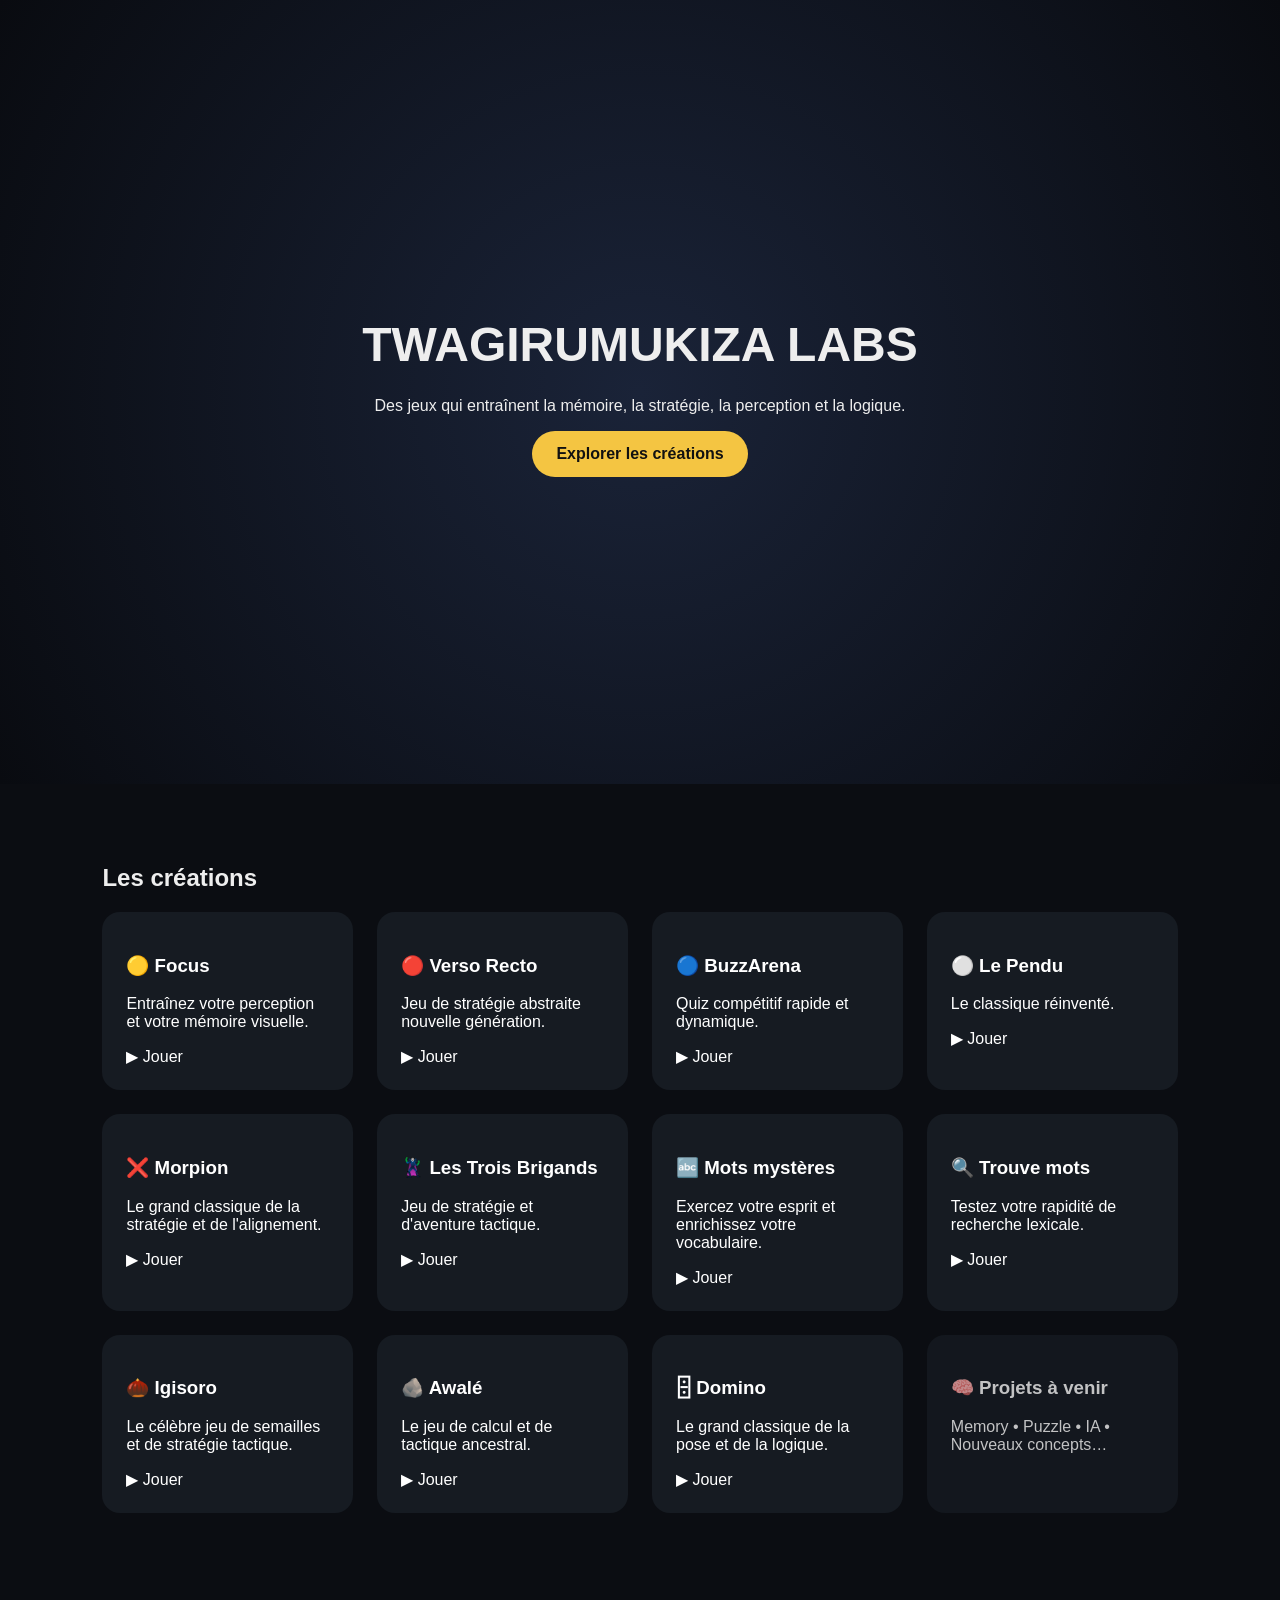
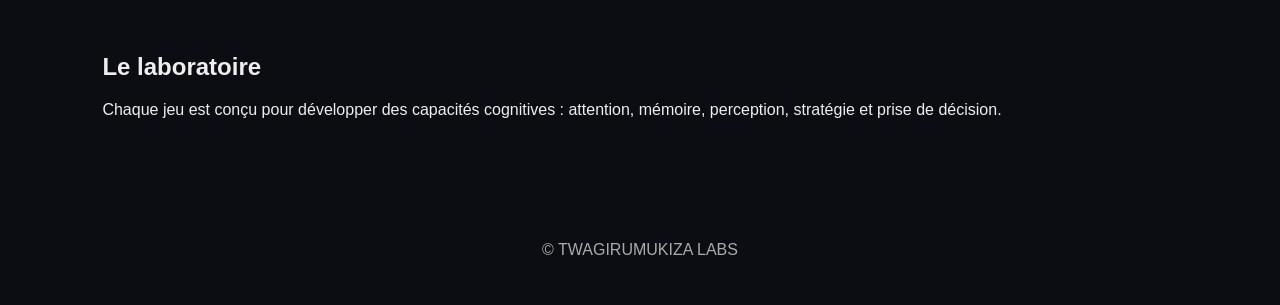
<file: index.htm>
<!DOCTYPE html>
<html lang="fr">
<head>
<meta charset="UTF-8">
<meta name="viewport" content="width=device-width,initial-scale=1">
<title>TWAGIRUMUKIZA LABS</title>
<link rel="stylesheet" href="style.css">
</head>
<body>
<header class="hero">
<h1>TWAGIRUMUKIZA LABS</h1>
<p>Des jeux qui entraînent la mémoire, la stratégie, la perception et la logique.</p>
<a class="btn" href="#games">Explorer les créations</a>
</header>

<section id="games">
<h2>Les créations</h2>

<div class="grid">

<a class="card" href="https://twagirumukiza.github.io/Focus-v6/" target="_blank">
<h3>🟡 Focus</h3>
<p>Entraînez votre perception et votre mémoire visuelle.</p>
<span>▶ Jouer</span>
</a>

<a class="card" href="https://twagirumukiza.github.io/VersoRecto-v54_3/" target="_blank">
<h3>🔴 Verso Recto</h3>
<p>Jeu de stratégie abstraite nouvelle génération.</p>
<span>▶ Jouer</span>
</a>

<a class="card" href="https://twagirumukiza.github.io/buzzarenna-solo-v5CL/" target="_blank">
<h3>🔵 BuzzArena</h3>
<p>Quiz compétitif rapide et dynamique.</p>
<span>▶ Jouer</span>
</a>

<a class="card" href="https://twagirumukiza.github.io/Le-pendu-V_1-fixed/" target="_blank">
<h3>⚪ Le Pendu</h3>
<p>Le classique réinventé.</p>
<span>▶ Jouer</span>
</a>

<a class="card" href="https://twagirumukiza.github.io/Morpion-v14/" target="_blank">
<h3>❌ Morpion</h3>
<p>Le grand classique de la stratégie et de l'alignement.</p>
<span>▶ Jouer</span>
</a>

<a class="card" href="https://twagirumukiza.github.io/Les-trois-brigands/" target="_blank">
<h3>🦹 Les Trois Brigands</h3>
<p>Jeu de stratégie et d'aventure tactique.</p>
<span>▶ Jouer</span>
</a>

<a class="card" href="https://twagirumukiza.github.io/Mot-mystere/" target="_blank">
<h3>🔤 Mots mystères</h3>
<p>Exercez votre esprit et enrichissez votre vocabulaire.</p>
<span>▶ Jouer</span>
</a>

<a class="card" href="https://twagirumukiza.github.io/Trouve-mot-v7/" target="_blank">
<h3>🔍 Trouve mots</h3>
<p>Testez votre rapidité de recherche lexicale.</p>
<span>▶ Jouer</span>
</a>

<a class="card" href="https://twagirumukiza.github.io/Igisoro-v7/" target="_blank">
<h3>🌰 Igisoro</h3>
<p>Le célèbre jeu de semailles et de stratégie tactique.</p>
<span>▶ Jouer</span>
</a>

<a class="card" href="https://twagirumukiza.github.io/Awale-v6/" target="_blank">
<h3>🪨 Awalé</h3>
<p>Le jeu de calcul et de tactique ancestral.</p>
<span>▶ Jouer</span>
</a>

<a class="card" href="https://twagirumukiza.github.io/Domino-v4/" target="_blank">
<h3>🁫 Domino</h3>
<p>Le grand classique de la pose et de la logique.</p>
<span>▶ Jouer</span>
</a>

<div class="card soon">
<h3>🧠 Projets à venir</h3>
<p>Memory • Puzzle • IA • Nouveaux concepts…</p>
</div>

</div>
</section>

<section>
<h2>Le laboratoire</h2>
<p>Chaque jeu est conçu pour développer des capacités cognitives : attention, mémoire,
perception, stratégie et prise de décision.</p>
</section>

<footer>
<p>© TWAGIRUMUKIZA LABS</p>
</footer>
</body>
</html>
</file>
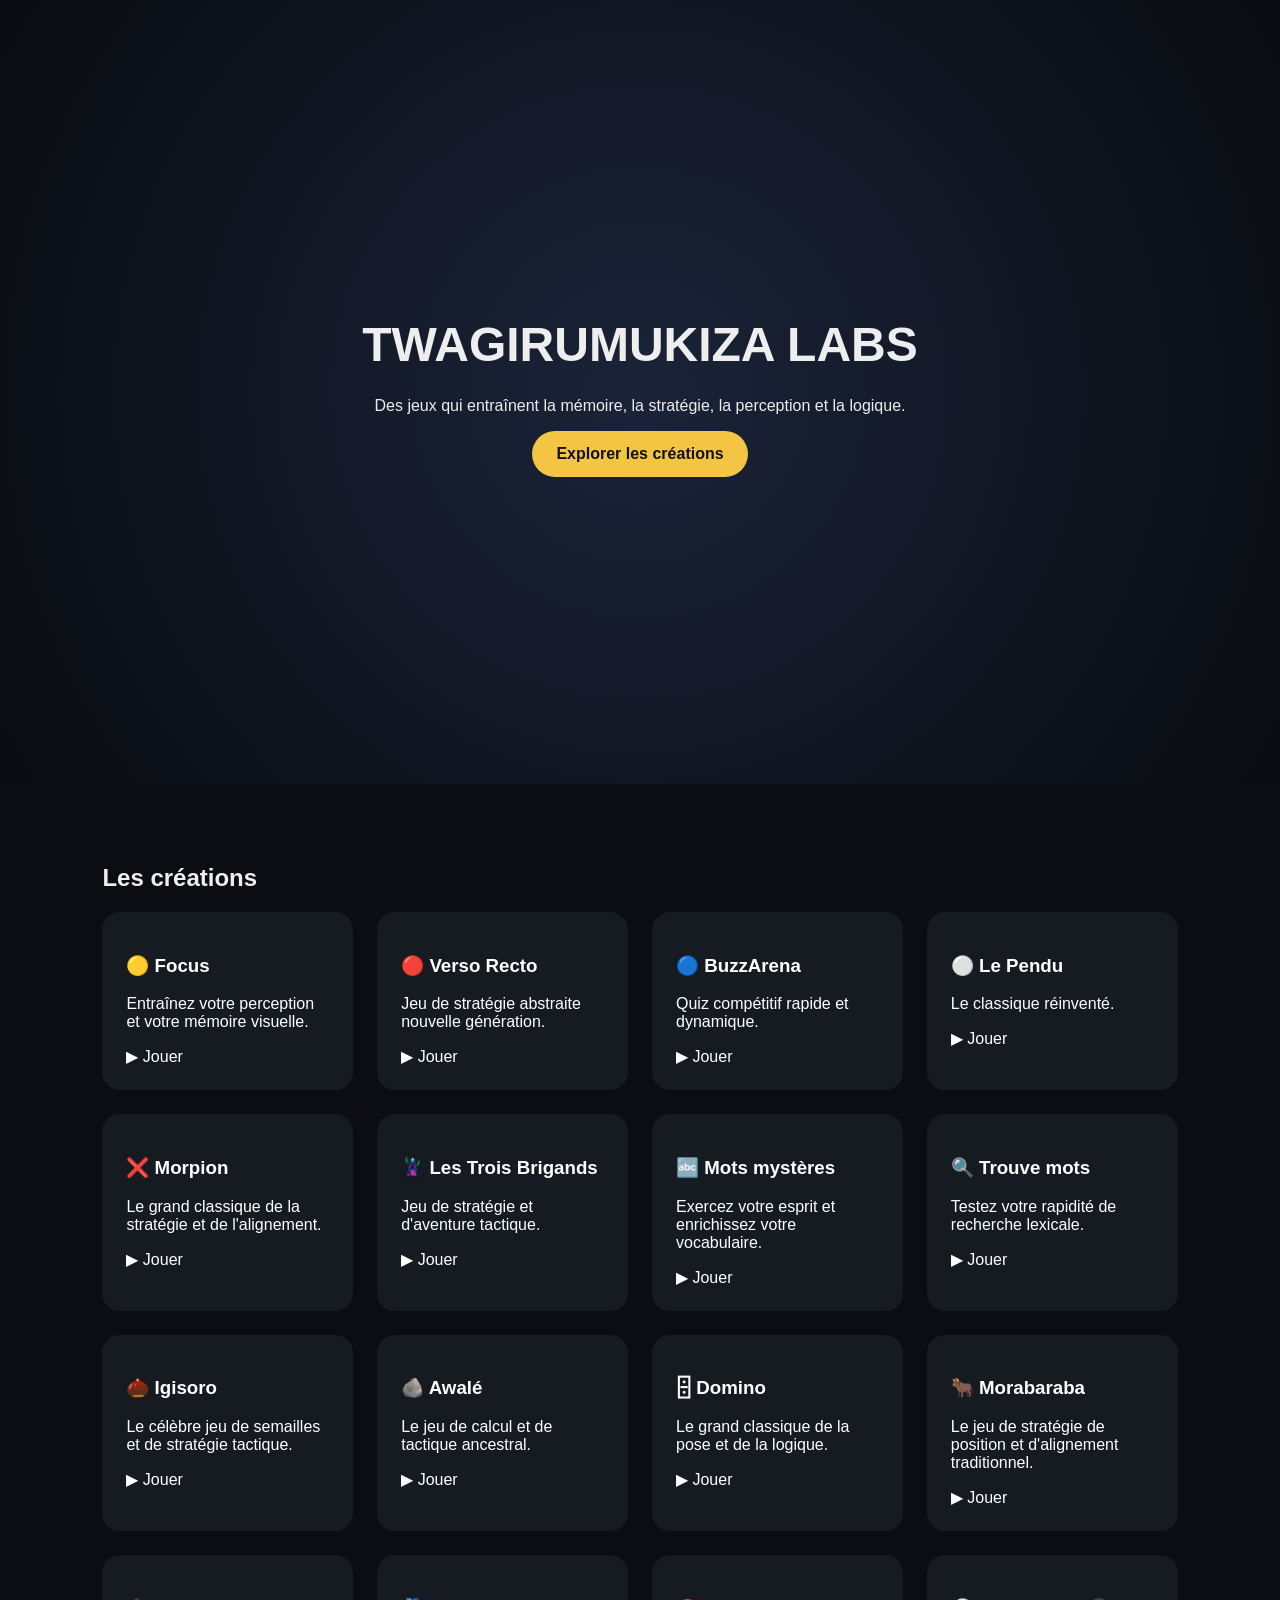
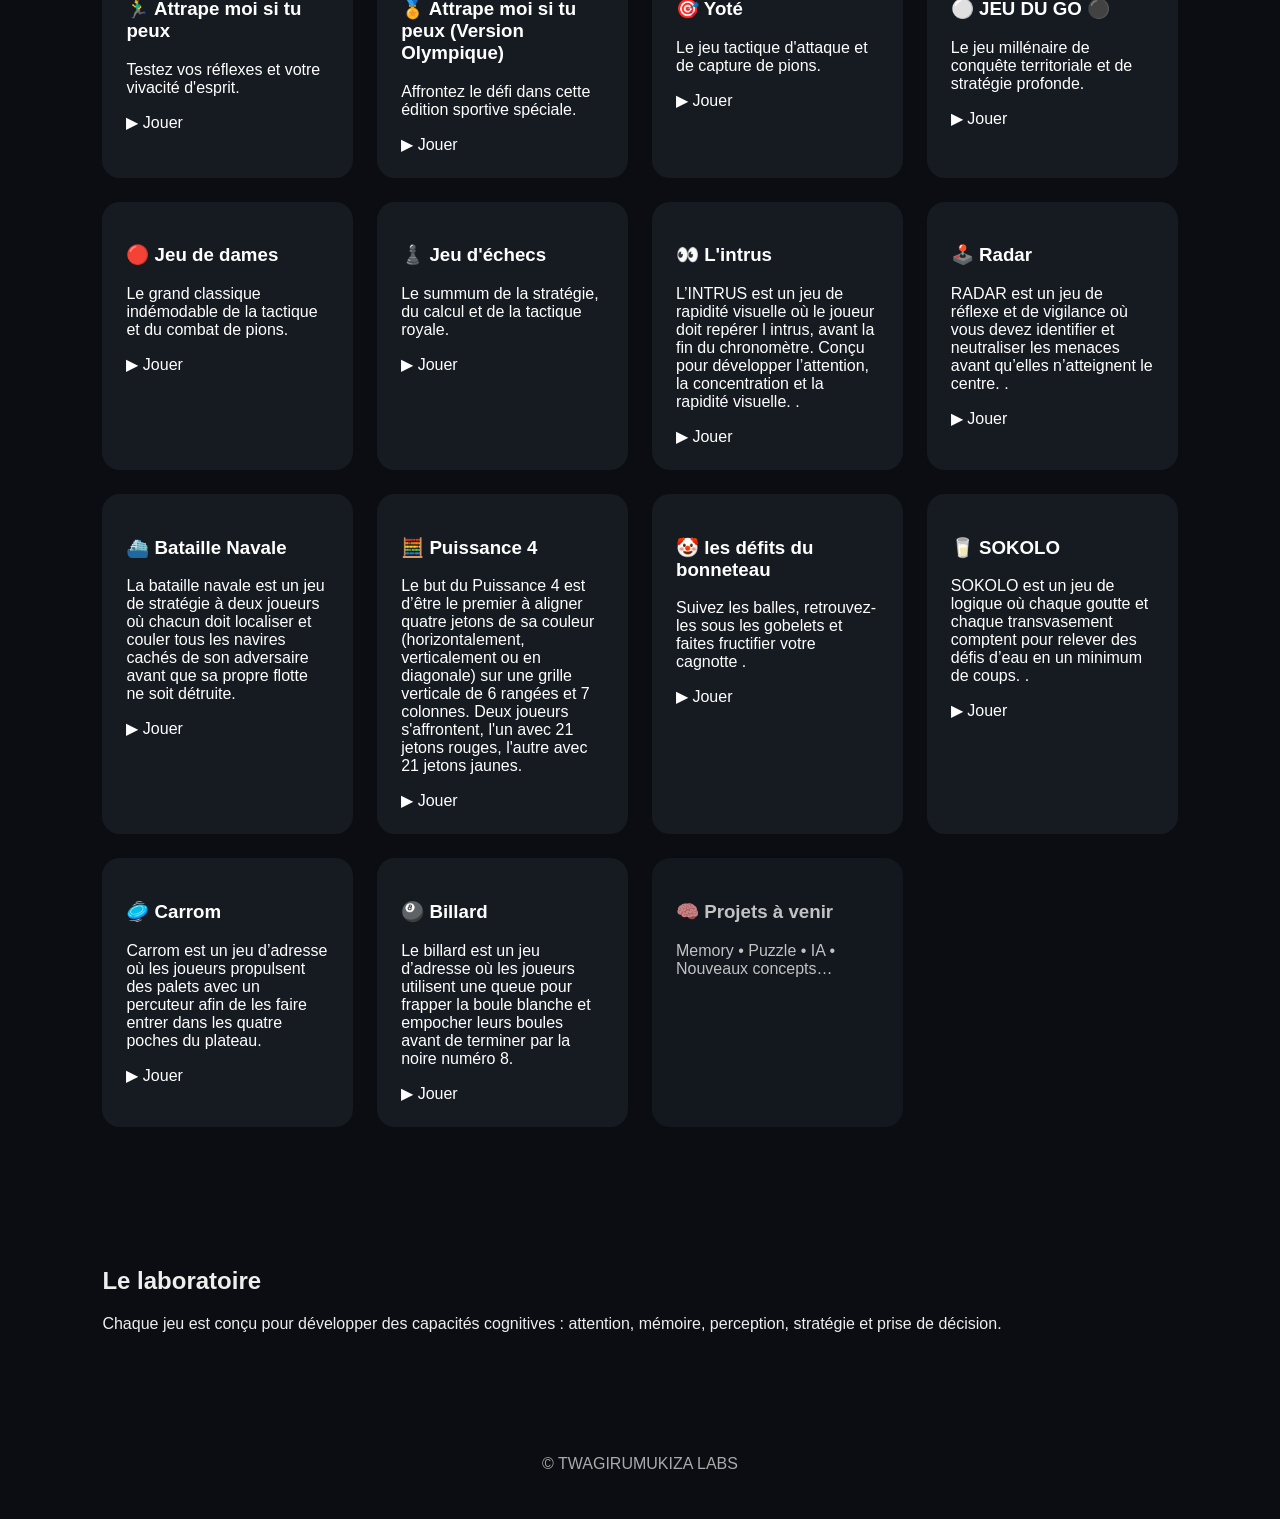
<file: index.html>
<!DOCTYPE html>
<html lang="fr">
<head>
<meta charset="UTF-8">
<meta name="viewport" content="width=device-width,initial-scale=1">
<title>TWAGIRUMUKIZA LABS</title>
<link rel="stylesheet" href="style.css">
</head>
<body>
<header class="hero">
<h1>TWAGIRUMUKIZA LABS</h1>
<p>Des jeux qui entraînent la mémoire, la stratégie, la perception et la logique.</p>
<a class="btn" href="#games">Explorer les créations</a>
</header>

<section id="games">
<h2>Les créations</h2>

<div class="grid">

<a class="card" href="https://twagirumukiza.github.io/Focus-v6/" target="_blank">
<h3>🟡 Focus</h3>
<p>Entraînez votre perception et votre mémoire visuelle.</p>
<span>▶ Jouer</span>
</a>

<a class="card" href="https://twagirumukiza.github.io/VersoRecto-v54_3/" target="_blank">
<h3>🔴 Verso Recto</h3>
<p>Jeu de stratégie abstraite nouvelle génération.</p>
<span>▶ Jouer</span>
</a>

<a class="card" href="https://twagirumukiza.github.io/buzzarenna-solo-v5CL/" target="_blank">
<h3>🔵 BuzzArena</h3>
<p>Quiz compétitif rapide et dynamique.</p>
<span>▶ Jouer</span>
</a>

<a class="card" href="https://twagirumukiza.github.io/Le-pendu-V_1-fixed/" target="_blank">
<h3>⚪ Le Pendu</h3>
<p>Le classique réinventé.</p>
<span>▶ Jouer</span>
</a>

<a class="card" href="https://twagirumukiza.github.io/Morpion-v14/" target="_blank">
<h3>❌ Morpion</h3>
<p>Le grand classique de la stratégie et de l'alignement.</p>
<span>▶ Jouer</span>
</a>

<a class="card" href="https://twagirumukiza.github.io/Les-trois-brigands/" target="_blank">
<h3>🦹 Les Trois Brigands</h3>
<p>Jeu de stratégie et d'aventure tactique.</p>
<span>▶ Jouer</span>
</a>

<a class="card" href="https://twagirumukiza.github.io/Mot-mystere/" target="_blank">
<h3>🔤 Mots mystères</h3>
<p>Exercez votre esprit et enrichissez votre vocabulaire.</p>
<span>▶ Jouer</span>
</a>

<a class="card" href="https://twagirumukiza.github.io/Trouve-mot-v7/" target="_blank">
<h3>🔍 Trouve mots</h3>
<p>Testez votre rapidité de recherche lexicale.</p>
<span>▶ Jouer</span>
</a>

<a class="card" href="https://twagirumukiza.github.io/Igisoro-v7/" target="_blank">
<h3>🌰 Igisoro</h3>
<p>Le célèbre jeu de semailles et de stratégie tactique.</p>
<span>▶ Jouer</span>
</a>

<a class="card" href="https://twagirumukiza.github.io/Awale-v6/" target="_blank">
<h3>🪨 Awalé</h3>
<p>Le jeu de calcul et de tactique ancestral.</p>
<span>▶ Jouer</span>
</a>

<a class="card" href="https://twagirumukiza.github.io/Domino-v4/" target="_blank">
<h3>🁫 Domino</h3>
<p>Le grand classique de la pose et de la logique.</p>
<span>▶ Jouer</span>
</a>

<a class="card" href="https://twagirumukiza.github.io/Morabaraba-v5/" target="_blank">
<h3>🐂 Morabaraba</h3>
<p>Le jeu de stratégie de position et d'alignement traditionnel.</p>
<span>▶ Jouer</span>
</a>

<a class="card" href="https://twagirumukiza.github.io/Attrape-moi-si-tu-peux-v8/" target="_blank">
<h3>🏃‍♂️ Attrape moi si tu peux</h3>
<p>Testez vos réflexes et votre vivacité d'esprit.</p>
<span>▶ Jouer</span>
</a>

<a class="card" href="https://twagirumukiza.github.io/twagirumukiza-Attrapes-moi-si-tu-peux/" target="_blank">
<h3>🏅 Attrape moi si tu peux (Version Olympique)</h3>
<p>Affrontez le défi dans cette édition sportive spéciale.</p>
<span>▶ Jouer</span>
</a>

<a class="card" href="https://twagirumukiza.github.io/Yote-v4/" target="_blank">
<h3>🎯 Yoté</h3>
<p>Le jeu tactique d'attaque et de capture de pions.</p>
<span>▶ Jouer</span>
</a>

<a class="card" href="https://twagirumukiza.github.io/Jeu-du-Go-v3/" target="_blank">
<h3>⚪ JEU DU GO ⚫</h3>
<p>Le jeu millénaire de conquête territoriale et de stratégie profonde.</p>
<span>▶ Jouer</span>
</a>

<a class="card" href="https://twagirumukiza.github.io/Jeu-de-dames/" target="_blank">
<h3>🔴 Jeu de dames</h3>
<p>Le grand classique indémodable de la tactique et du combat de pions.</p>
<span>▶ Jouer</span>
</a>

<a class="card" href="https://twagirumukiza.github.io/Chess-v3/" target="_blank">
<h3>♟️ Jeu d'échecs</h3>
<p>Le summum de la stratégie, du calcul et de la tactique royale.</p>
<span>▶ Jouer</span>
</a>

  
<a class="card" href="https://twagirumukiza.github.io/L-intrus-v3/" target="_blank">
<h3>👀 L'intrus</h3>
<p>L’INTRUS est un jeu de rapidité visuelle où le joueur doit repérer l intrus, avant la fin du chronomètre. Conçu pour développer l’attention, la concentration et la rapidité visuelle.
.</p>
<span>▶ Jouer</span>
</a>

<a class="card" href="https://twagirumukiza.github.io/Radar-v20/" target="_blank">
<h3>🕹️ Radar</h3>
<p>RADAR est un jeu de réflexe et de vigilance où vous devez identifier et neutraliser les menaces avant qu’elles n’atteignent le centre.
.</p>
<span>▶ Jouer</span>
</a>


  
<a class="card" href="https://twagirumukiza.github.io/Bataille-navale-v2/
" target="_blank">
<h3> ⛴️ Bataille Navale</h3>
<p>La bataille navale est un jeu de stratégie à deux joueurs où chacun doit localiser et couler tous les navires cachés de son adversaire avant que sa propre flotte ne soit détruite.</p>
<span>▶ Jouer</span>
</a>

<a class="card" href="https://twagirumukiza.github.io/Puissance-v4/
" target="_blank">
<h3>🧮 Puissance 4</h3>
<p>Le but du Puissance 4 est d’être le premier à aligner quatre jetons de sa couleur (horizontalement, verticalement ou en diagonale) sur une grille verticale de 6 rangées et 7 colonnes. Deux joueurs s'affrontent, l'un avec 21 jetons rouges, l'autre avec 21 jetons jaunes. </p>
<span>▶ Jouer</span>
</a>

<a class="card" href="https://twagirumukiza.github.io/Bonneteau-v6/
" target="_blank">
<h3> 🤡 les défits du bonneteau </h3>
<p>Suivez les balles, retrouvez-les sous les gobelets et faites fructifier votre cagnotte . </p>
<span>▶ Jouer</span>
</a>

<a class="card" href="https://twagirumukiza.github.io/SOKOLO-v10/
" target="_blank">
<h3>🥛 SOKOLO </h3>
<p>SOKOLO est un jeu de logique où chaque goutte et chaque transvasement comptent pour relever des défis d’eau en un minimum de coups.
. </p>
<span>▶ Jouer</span>
</a>

<a class="card" href="https://twagirumukiza.github.io/Carrom-v3/
" target="_blank">
<h3>🥏 Carrom      </h3>
<p>Carrom est un jeu d’adresse où les joueurs propulsent des palets avec un percuteur afin de les faire entrer dans les quatre poches du plateau.
</p>
<span>▶ Jouer</span>
</a>

<a class="card" href="https://twagirumukiza.github.io/Billard-American-v2-/

" target="_blank">
<h3> 🎱 Billard    </h3>
<p>Le billard est un jeu d’adresse où les joueurs utilisent une queue pour frapper la boule blanche et empocher leurs boules avant de terminer par la noire numéro 8.
</p>
<span>▶ Jouer</span>
</a>

  
  
  
<div class="card soon">
<h3>🧠 Projets à venir</h3>
<p>Memory • Puzzle • IA • Nouveaux concepts…</p>
</div>

</div>
</section>

<section>
<h2>Le laboratoire</h2>
<p>Chaque jeu est conçu pour développer des capacités cognitives : attention, mémoire,
perception, stratégie et prise de décision.</p>
</section>

<footer>
<p>© TWAGIRUMUKIZA LABS</p>
</footer>
</body>
</html>
</file>
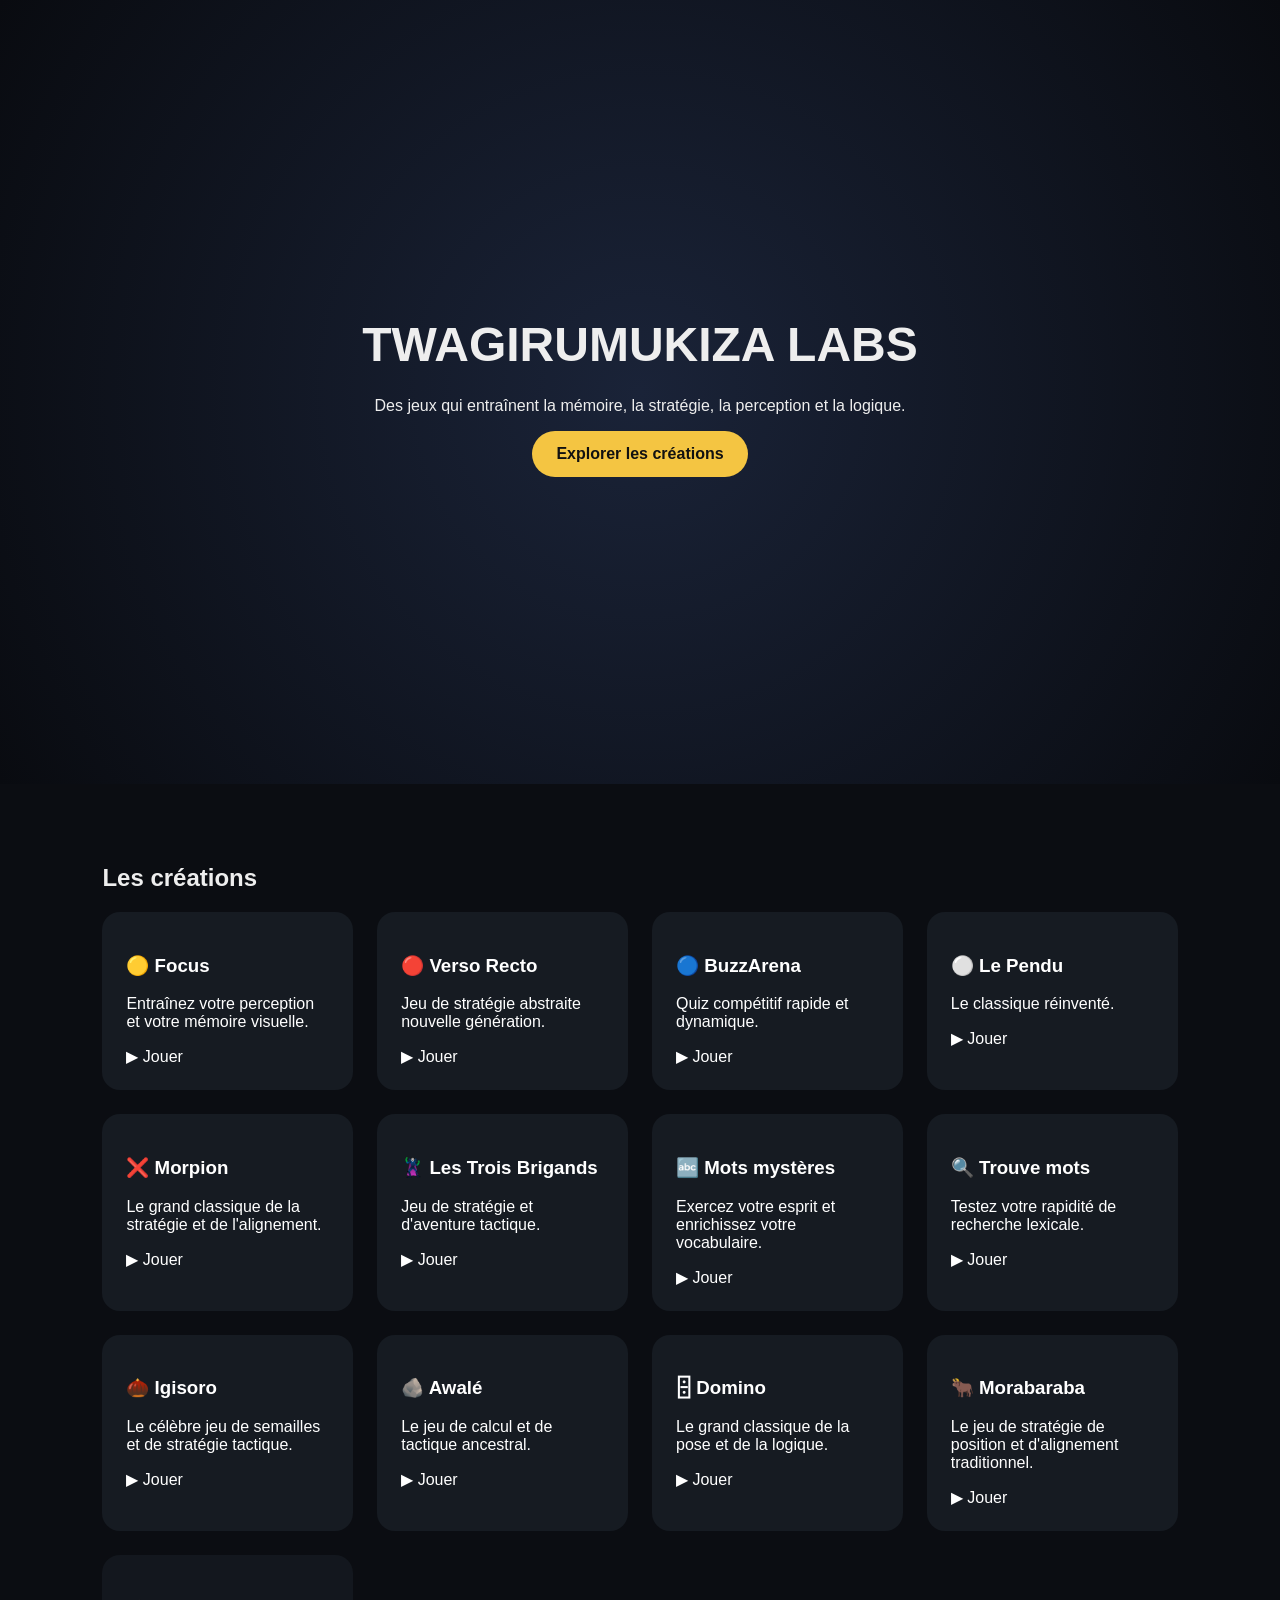
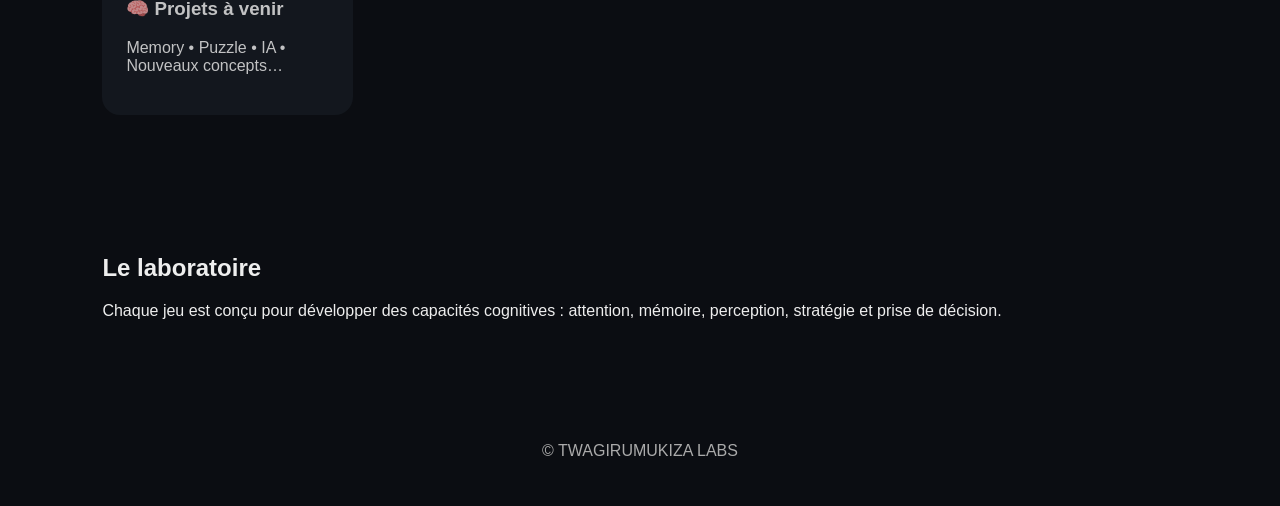
<file: 9_8_index.html>
<!DOCTYPE html>
<html lang="fr">
<head>
<meta charset="UTF-8">
<meta name="viewport" content="width=device-width,initial-scale=1">
<title>TWAGIRUMUKIZA LABS</title>
<link rel="stylesheet" href="style.css">
</head>
<body>
<header class="hero">
<h1>TWAGIRUMUKIZA LABS</h1>
<p>Des jeux qui entraînent la mémoire, la stratégie, la perception et la logique.</p>
<a class="btn" href="#games">Explorer les créations</a>
</header>

<section id="games">
<h2>Les créations</h2>

<div class="grid">

<a class="card" href="https://twagirumukiza.github.io/Focus-v6/" target="_blank">
<h3>🟡 Focus</h3>
<p>Entraînez votre perception et votre mémoire visuelle.</p>
<span>▶ Jouer</span>
</a>

<a class="card" href="https://twagirumukiza.github.io/VersoRecto-v54_3/" target="_blank">
<h3>🔴 Verso Recto</h3>
<p>Jeu de stratégie abstraite nouvelle génération.</p>
<span>▶ Jouer</span>
</a>

<a class="card" href="https://twagirumukiza.github.io/buzzarenna-solo-v5CL/" target="_blank">
<h3>🔵 BuzzArena</h3>
<p>Quiz compétitif rapide et dynamique.</p>
<span>▶ Jouer</span>
</a>

<a class="card" href="https://twagirumukiza.github.io/Le-pendu-V_1-fixed/" target="_blank">
<h3>⚪ Le Pendu</h3>
<p>Le classique réinventé.</p>
<span>▶ Jouer</span>
</a>

<a class="card" href="https://twagirumukiza.github.io/Morpion-v14/" target="_blank">
<h3>❌ Morpion</h3>
<p>Le grand classique de la stratégie et de l'alignement.</p>
<span>▶ Jouer</span>
</a>

<a class="card" href="https://twagirumukiza.github.io/Les-trois-brigands/" target="_blank">
<h3>🦹 Les Trois Brigands</h3>
<p>Jeu de stratégie et d'aventure tactique.</p>
<span>▶ Jouer</span>
</a>

<a class="card" href="https://twagirumukiza.github.io/Mot-mystere/" target="_blank">
<h3>🔤 Mots mystères</h3>
<p>Exercez votre esprit et enrichissez votre vocabulaire.</p>
<span>▶ Jouer</span>
</a>

<a class="card" href="https://twagirumukiza.github.io/Trouve-mot-v7/" target="_blank">
<h3>🔍 Trouve mots</h3>
<p>Testez votre rapidité de recherche lexicale.</p>
<span>▶ Jouer</span>
</a>

<a class="card" href="https://twagirumukiza.github.io/Igisoro-v7/" target="_blank">
<h3>🌰 Igisoro</h3>
<p>Le célèbre jeu de semailles et de stratégie tactique.</p>
<span>▶ Jouer</span>
</a>

<a class="card" href="https://twagirumukiza.github.io/Awale-v6/" target="_blank">
<h3>🪨 Awalé</h3>
<p>Le jeu de calcul et de tactique ancestral.</p>
<span>▶ Jouer</span>
</a>

<a class="card" href="https://twagirumukiza.github.io/Domino-v4/" target="_blank">
<h3>🁫 Domino</h3>
<p>Le grand classique de la pose et de la logique.</p>
<span>▶ Jouer</span>
</a>

<a class="card" href="https://twagirumukiza.github.io/Morabaraba-V4/" target="_blank">
<h3>🐂 Morabaraba</h3>
<p>Le jeu de stratégie de position et d'alignement traditionnel.</p>
<span>▶ Jouer</span>
</a>

<div class="card soon">
<h3>🧠 Projets à venir</h3>
<p>Memory • Puzzle • IA • Nouveaux concepts…</p>
</div>

</div>
</section>

<section>
<h2>Le laboratoire</h2>
<p>Chaque jeu est conçu pour développer des capacités cognitives : attention, mémoire,
perception, stratégie et prise de décision.</p>
</section>

<footer>
<p>© TWAGIRUMUKIZA LABS</p>
</footer>
</body>
</html>
</file>
<file: style.css>
body{margin:0;font-family:Arial,sans-serif;background:#0b0d12;color:#eee}
.hero{min-height:80vh;display:flex;flex-direction:column;justify-content:center;align-items:center;text-align:center;padding:2rem;background:radial-gradient(circle,#1a2338,#090b10)}
h1{font-size:3rem;margin:.2em}
.btn{background:#f4c542;color:#111;padding:14px 24px;border-radius:30px;text-decoration:none;font-weight:bold}
section{padding:60px 8%}
.grid{display:grid;grid-template-columns:repeat(auto-fit,minmax(240px,1fr));gap:24px}
.card{background:#161b22;padding:24px;border-radius:18px;color:#fff;text-decoration:none;transition:.2s}
.card:hover{transform:translateY(-6px)}
.soon{opacity:.75}
footer{text-align:center;padding:30px;color:#aaa}
</file>
